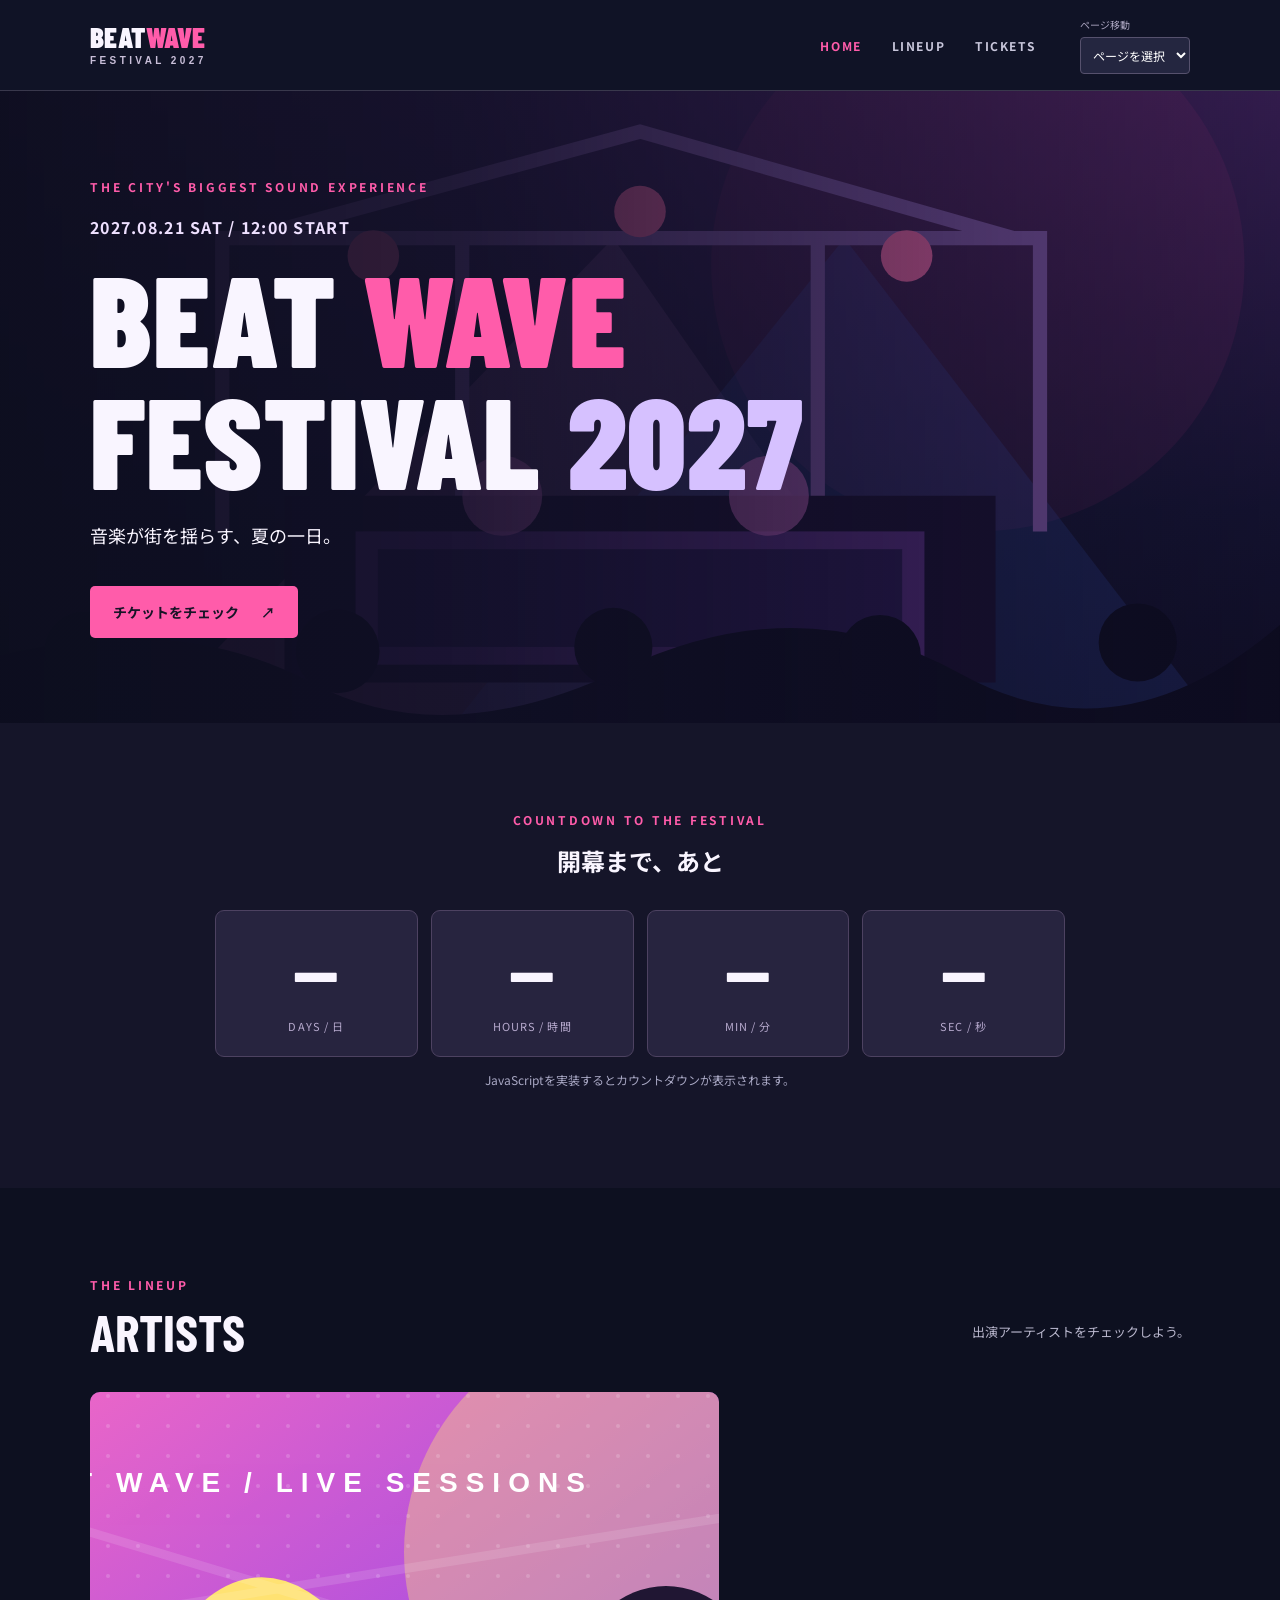
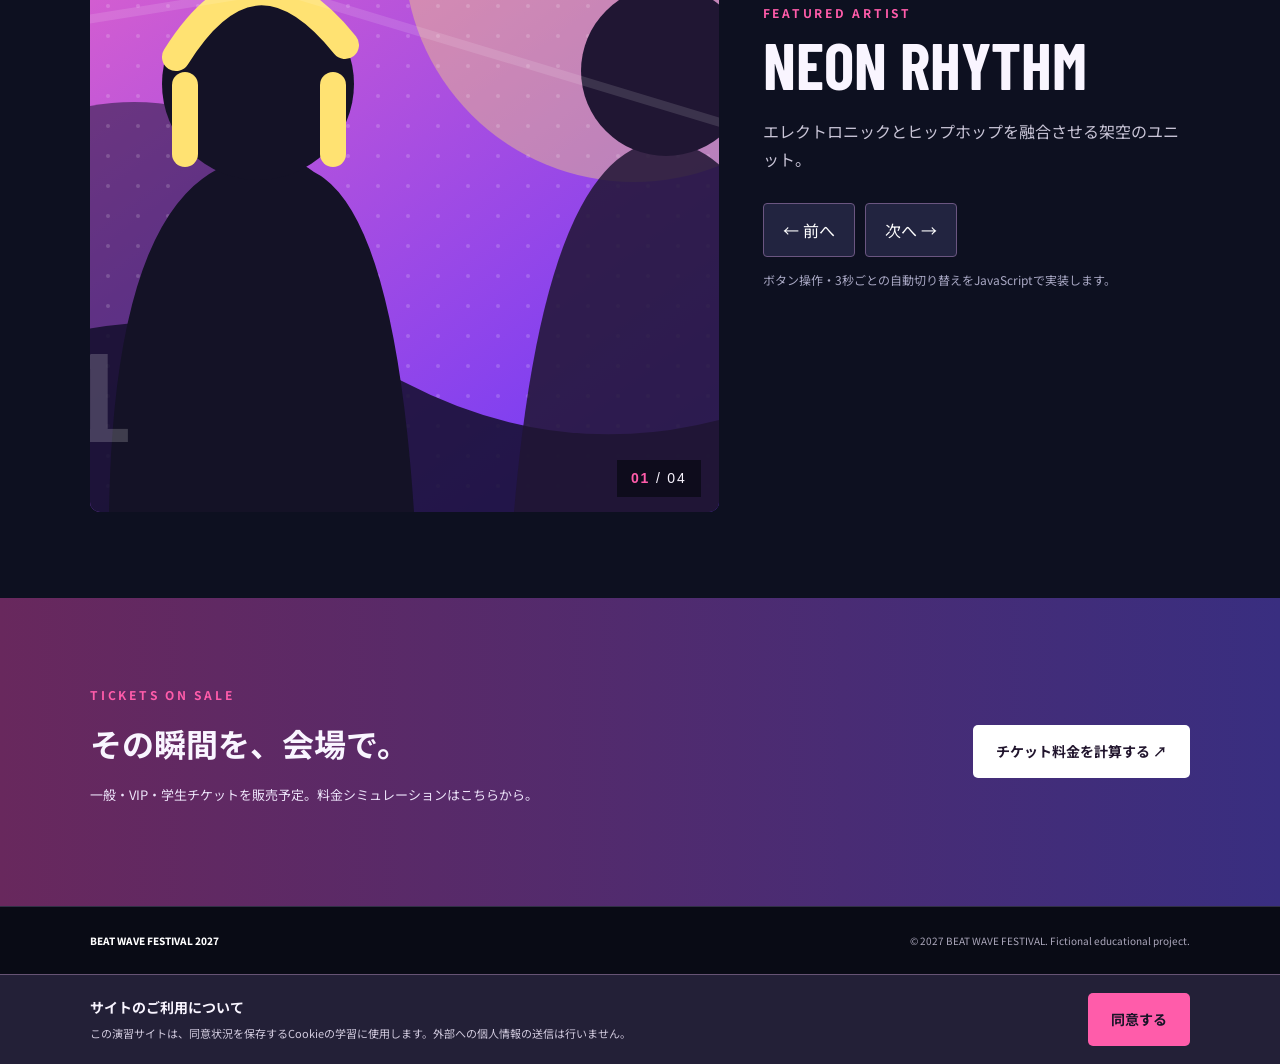
<file: index.html>
<!doctype html>
<html lang="ja">
<head>
  <meta charset="UTF-8">
  <meta name="viewport" content="width=device-width, initial-scale=1.0">
  <title>BEAT WAVE FESTIVAL 2027 | TOP</title>
  <link rel="stylesheet" href="css/style.css">
  <script src="js/main.js" defer></script>
</head>
<body>
  <header class="site-header">
    <div class="header-inner container">
      <a class="brand" href="index.html" aria-label="BEAT WAVE トップ">BEAT<span>WAVE</span><small>FESTIVAL 2027</small></a>
      <nav aria-label="メインナビゲーション"><a class="active" href="index.html">HOME</a><a href="#lineup">LINEUP</a><a href="ticket.html">TICKETS</a></nav>
      <div class="nav-jump"><label for="page-select">ページ移動</label><select id="page-select" aria-label="移動先のページ"><option value="" selected>ページを選択</option><option value="index.html">トップページ</option><option value="ticket.html">チケット料金</option></select></div>
    </div>
  </header>
  <main>
    <section class="hero" aria-labelledby="hero-title">
      <div class="hero-inner container"><p class="eyebrow">THE CITY'S BIGGEST SOUND EXPERIENCE</p><p class="hero-date">2027.08.21 SAT / 12:00 START</p><h1 id="hero-title">BEAT <em>WAVE</em><br>FESTIVAL <span>2027</span></h1><p class="hero-sub">音楽が街を揺らす、夏の一日。</p><a class="btn btn-pink" href="ticket.html">チケットをチェック <span aria-hidden="true">↗</span></a></div>
    </section>
    <section class="countdown-section section" aria-labelledby="countdown-heading"><div class="container narrow center"><p class="eyebrow">COUNTDOWN TO THE FESTIVAL</p><h2 id="countdown-heading">開幕まで、あと</h2><div class="countdown-grid" role="timer" aria-label="開幕までの残り時間"><div class="count-item"><strong id="count-days">--</strong><span>DAYS / 日</span></div><div class="count-item"><strong id="count-hours">--</strong><span>HOURS / 時間</span></div><div class="count-item"><strong id="count-minutes">--</strong><span>MIN / 分</span></div><div class="count-item"><strong id="count-seconds">--</strong><span>SEC / 秒</span></div></div><p id="countdown-status" class="hint">JavaScriptを実装するとカウントダウンが表示されます。</p></div></section>
    <section id="lineup" class="section lineup-section" aria-labelledby="lineup-heading"><div class="container"><div class="section-heading"><div><p class="eyebrow">THE LINEUP</p><h2 id="lineup-heading">ARTISTS</h2></div><p>出演アーティストをチェックしよう。</p></div>
    <div class="artist-layout"><div class="artist-image-frame"><img id="artist-image" src="images/artist1.svg" alt="NEON RHYTHMのアーティストビジュアル" width="960" height="720"><div class="artist-counter"><span id="artist-number">01</span> / 04</div></div><div class="artist-detail"><p class="eyebrow">FEATURED ARTIST</p><h3 id="artist-name">NEON RHYTHM</h3><p id="artist-description">エレクトロニックとヒップホップを融合させる架空のユニット。</p><div class="artist-controls"><button id="artist-prev" class="control-btn" type="button" aria-label="前のアーティストを表示">← 前へ</button><button id="artist-next" class="control-btn" type="button" aria-label="次のアーティストを表示">次へ →</button></div><p class="hint">ボタン操作・3秒ごとの自動切り替えをJavaScriptで実装します。</p></div></div></div></section>
    <section class="section ticket-promo"><div class="container promo-inner"><div><p class="eyebrow">TICKETS ON SALE</p><h2>その瞬間を、会場で。</h2><p>一般・VIP・学生チケットを販売予定。料金シミュレーションはこちらから。</p></div><a class="btn btn-light" href="ticket.html">チケット料金を計算する ↗</a></div></section>
  </main>
  <footer class="footer"><div class="container footer-inner"><span>BEAT WAVE FESTIVAL 2027</span><span>© 2027 BEAT WAVE FESTIVAL. Fictional educational project.</span></div></footer>
  <aside id="cookie-panel" class="cookie-panel" aria-labelledby="cookie-heading"><div><h2 id="cookie-heading">サイトのご利用について</h2><p>この演習サイトは、同意状況を保存するCookieの学習に使用します。外部への個人情報の送信は行いません。</p></div><button type="button" id="cookie-accept" class="btn btn-pink">同意する</button></aside>
</body>
</html>
</file>
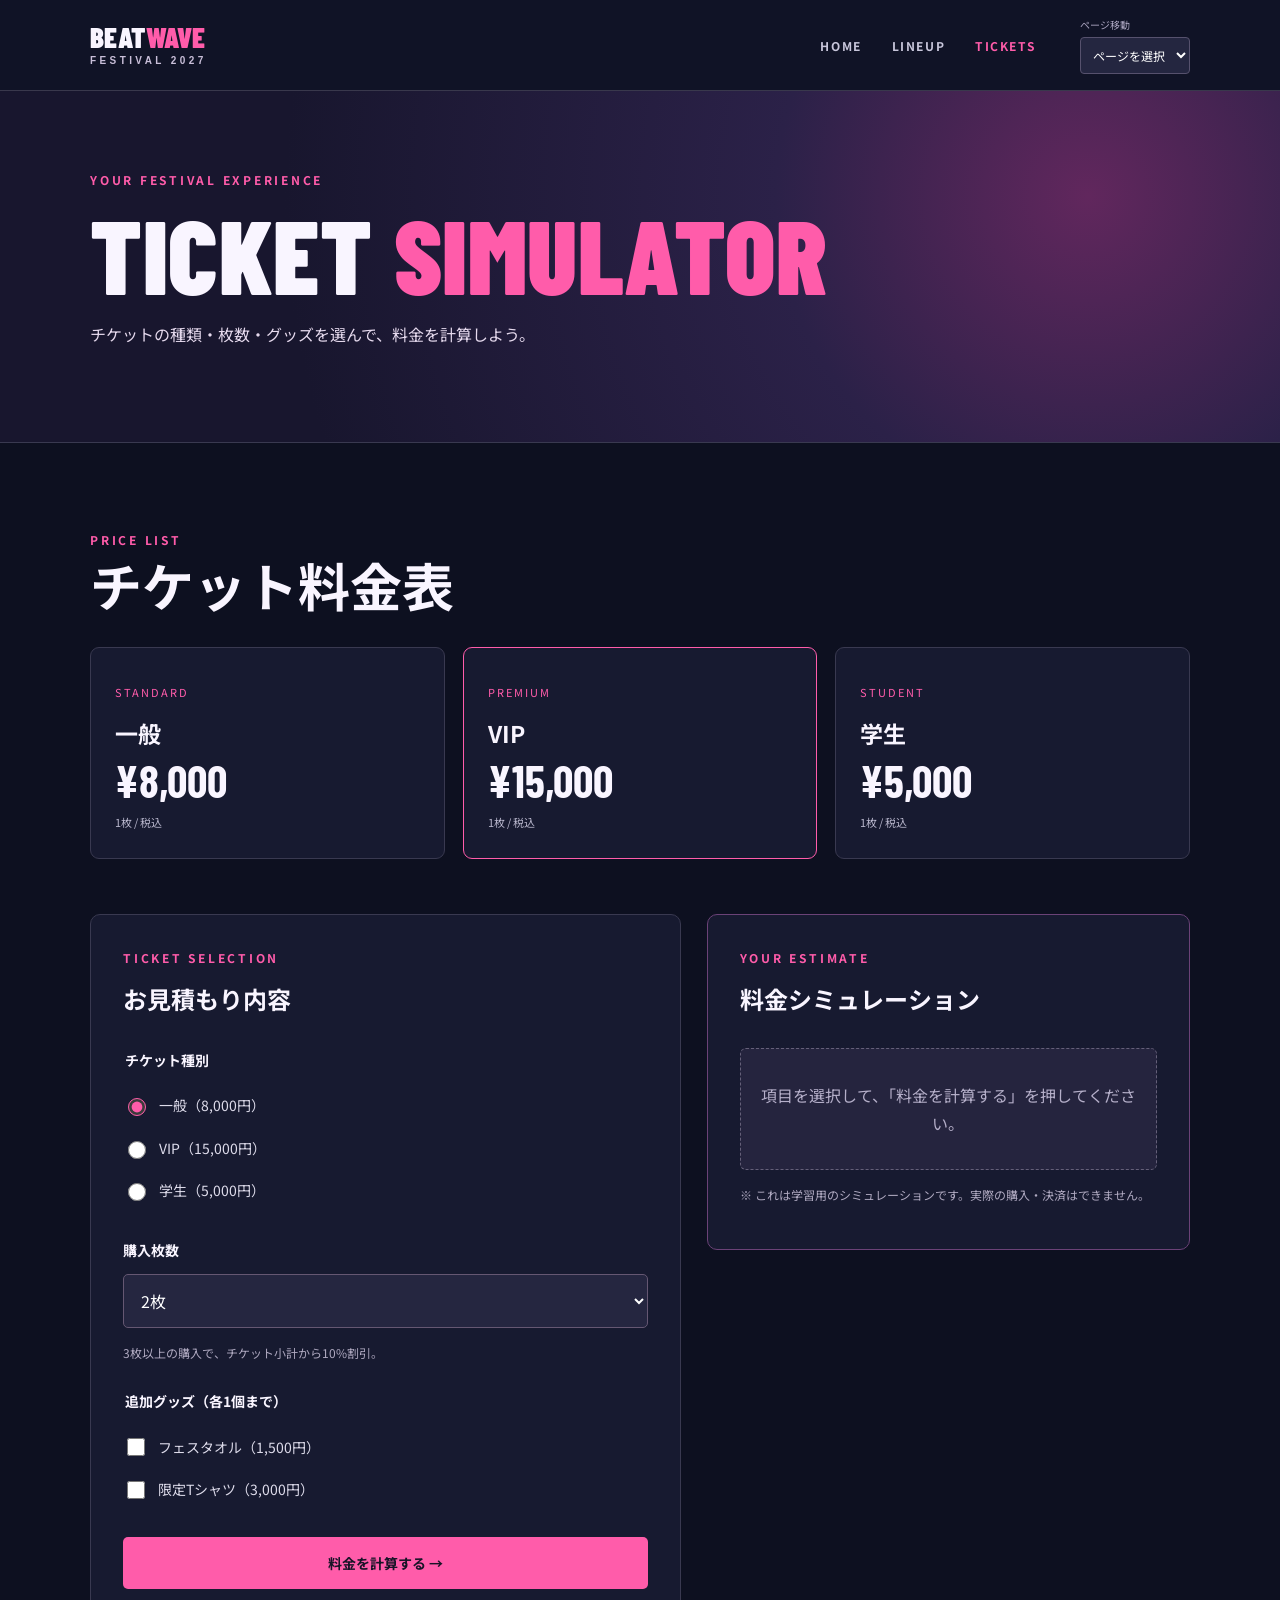
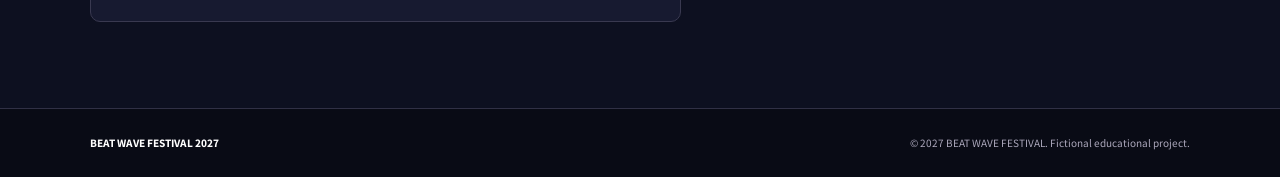
<file: ticket.html>
<!doctype html>
<html lang="ja">
<head>
  <meta charset="UTF-8">
  <meta name="viewport" content="width=device-width, initial-scale=1.0">
  <title>BEAT WAVE FESTIVAL 2027 | TICKETS</title>
  <link rel="stylesheet" href="css/style.css">
  <script src="js/ticket.js" defer></script>
</head>
<body>
  <header class="site-header"><div class="header-inner container"><a class="brand" href="index.html" aria-label="BEAT WAVE トップ">BEAT<span>WAVE</span><small>FESTIVAL 2027</small></a><nav aria-label="メインナビゲーション"><a href="index.html">HOME</a><a href="index.html#lineup">LINEUP</a><a class="active" href="ticket.html">TICKETS</a></nav><div class="nav-jump"><label for="page-select">ページ移動</label><select id="page-select" aria-label="移動先のページ"><option value="" selected>ページを選択</option><option value="index.html">トップページ</option><option value="ticket.html">チケット料金</option></select></div></div></header>
  <main><section class="page-hero"><div class="container"><p class="eyebrow">YOUR FESTIVAL EXPERIENCE</p><h1>TICKET <em>SIMULATOR</em></h1><p>チケットの種類・枚数・グッズを選んで、料金を計算しよう。</p></div></section>
    <section class="section"><div class="container"><div class="section-heading"><div><p class="eyebrow">PRICE LIST</p><h2>チケット料金表</h2></div></div><div class="price-cards"><article class="price-card"><p>STANDARD</p><h3>一般</h3><strong>¥8,000</strong><span>1枚 / 税込</span></article><article class="price-card featured"><p>PREMIUM</p><h3>VIP</h3><strong>¥15,000</strong><span>1枚 / 税込</span></article><article class="price-card"><p>STUDENT</p><h3>学生</h3><strong>¥5,000</strong><span>1枚 / 税込</span></article></div>
    <div class="ticket-layout"><section class="form-panel" aria-labelledby="form-title"><p class="eyebrow">TICKET SELECTION</p><h2 id="form-title">お見積もり内容</h2><form id="ticket-form" action="#"><fieldset class="field"><legend>チケット種別</legend><label class="option-radio"><input type="radio" name="ticket-type" value="general" data-price="8000" checked> 一般（8,000円）</label><label class="option-radio"><input type="radio" name="ticket-type" value="vip" data-price="15000"> VIP（15,000円）</label><label class="option-radio"><input type="radio" name="ticket-type" value="student" data-price="5000"> 学生（5,000円）</label></fieldset><div class="field"><label for="ticket-count" class="field-title">購入枚数</label><select id="ticket-count" name="ticket-count"><option value="1">1枚</option><option value="2" selected>2枚</option><option value="3">3枚</option><option value="4">4枚</option><option value="5">5枚</option><option value="6">6枚</option></select><p class="form-note">3枚以上の購入で、チケット小計から10%割引。</p></div><fieldset class="field"><legend>追加グッズ（各1個まで）</legend><label class="option-check"><input type="checkbox" name="goods" value="towel" data-price="1500"> フェスタオル（1,500円）</label><label class="option-check"><input type="checkbox" name="goods" value="shirt" data-price="3000"> 限定Tシャツ（3,000円）</label></fieldset><button class="btn btn-pink calculate-btn" id="calculate-button" type="button">料金を計算する →</button></form></section>
    <aside class="result-panel" aria-labelledby="result-title"><p class="eyebrow">YOUR ESTIMATE</p><h2 id="result-title">料金シミュレーション</h2><div id="result-placeholder" class="result-placeholder">項目を選択して、「料金を計算する」を押してください。</div><div id="result-details" hidden><dl><div><dt>チケット料金</dt><dd><span id="result-subtotal">0</span> 円</dd></div><div><dt>まとめ買い割引</dt><dd>−<span id="result-discount">0</span> 円</dd></div><div><dt>グッズ料金</dt><dd><span id="result-goods">0</span> 円</dd></div></dl><div class="result-total"><span>お支払い合計（税込）</span><strong><span id="result-total">0</span> 円</strong></div></div><p class="form-note">※ これは学習用のシミュレーションです。実際の購入・決済はできません。</p></aside></div></div></section>
  </main><footer class="footer"><div class="container footer-inner"><span>BEAT WAVE FESTIVAL 2027</span><span>© 2027 BEAT WAVE FESTIVAL. Fictional educational project.</span></div></footer>
</body></html>
</file>
<file: css/style.css>
@import url('https://fonts.googleapis.com/css2?family=Barlow+Condensed:wght@600;700;800;900&family=Noto+Sans+JP:wght@400;500;600;700&display=swap');
:root{--bg:#0d1020;--panel:#171a30;--panel2:#222440;--pink:#ff5caa;--purple:#a885ff;--text:#f9f5ff;--muted:#b9b7cd;--border:#393950}*{box-sizing:border-box}html{scroll-behavior:smooth}body{margin:0;background:var(--bg);color:var(--text);font-family:'Noto Sans JP',Arial,sans-serif;line-height:1.75}button,select,input{font:inherit}button{cursor:pointer}a{color:inherit;text-decoration:none}img{max-width:100%;display:block}[hidden]{display:none!important}.container{width:min(1100px,calc(100% - 48px));margin:auto}.narrow{max-width:850px}.center{text-align:center}.section{padding:86px 0}.eyebrow{letter-spacing:.23em;color:var(--pink);font-size:12px;font-weight:700;margin:0 0 10px}.hint{font-size:12px;color:#a9a8c4}.site-header{background:#101326;border-bottom:1px solid #39384c;position:relative;z-index:3}.header-inner{min-height:90px;display:flex;align-items:center;gap:44px}.brand{font-family:'Barlow Condensed',Impact,sans-serif;font-size:29px;font-weight:900;line-height:.8;letter-spacing:.015em;white-space:nowrap}.brand span{color:var(--pink)}.brand small{font-family:Arial,sans-serif;display:block;font-size:10px;letter-spacing:.34em;margin-top:9px;color:#c9bfd9}.site-header nav{display:flex;gap:30px;margin-left:auto}.site-header nav a{font-size:12px;font-weight:700;letter-spacing:.13em;color:#c8c6db}.site-header nav a:hover,.site-header nav a.active{color:var(--pink)}.nav-jump{display:flex;flex-direction:column;gap:3px}.nav-jump label{font-size:10px;color:#aaa4bf}.nav-jump select{max-width:170px;border:1px solid #56516d;background:#242640;color:white;padding:8px;border-radius:4px;font-size:12px}.hero{background:linear-gradient(90deg,rgba(13,14,31,.96) 0%,rgba(16,15,37,.86) 36%,rgba(24,14,47,.33) 100%),url('../images/stage.svg') center/cover;min-height:630px;display:flex;align-items:center}.hero-inner{padding:85px 0}.hero-date{font-weight:700;letter-spacing:.08em;color:#eee0ff}.hero h1,.page-hero h1{font-family:'Barlow Condensed',Impact,sans-serif;font-weight:900;line-height:.95;letter-spacing:.005em;font-size:clamp(68px,10vw,148px);margin:15px 0}.hero h1 em,.page-hero h1 em{color:var(--pink);font-style:normal}.hero h1 span{color:#d6c1ff}.hero-sub{font-size:18px;margin:20px 0 34px}.btn{border:0;display:inline-flex;align-items:center;justify-content:center;gap:22px;padding:14px 23px;border-radius:5px;font-size:14px;font-weight:700;transition:transform .15s,filter .15s}.btn:hover{transform:translateY(-2px);filter:brightness(1.08)}.btn-pink{background:var(--pink);color:#181427}.btn-light{background:#fff;color:#21152d}.countdown-section{background:#151529}.countdown-section h2{font-size:24px;margin:0 0 28px}.countdown-grid{display:grid;grid-template-columns:repeat(4,1fr);gap:13px}.count-item{background:#27243f;border:1px solid #4d4261;border-radius:9px;padding:18px 10px}.count-item strong{font-family:'Barlow Condensed',Impact,sans-serif;font-size:clamp(44px,6vw,80px);display:block;line-height:1.05}.count-item span{font-size:11px;color:#b7aace;letter-spacing:.1em}.section-heading{display:flex;align-items:end;justify-content:space-between;gap:24px;margin-bottom:35px}.section-heading h2{font-family:'Barlow Condensed','Noto Sans JP',sans-serif;font-size:52px;line-height:1;margin:0}.section-heading>p{color:var(--muted);font-size:13px}.artist-layout{display:grid;grid-template-columns:minmax(0,1.25fr) minmax(0,.85fr);gap:44px;align-items:center}.artist-image-frame{position:relative;overflow:hidden;background:#4a3375;border-radius:10px}.artist-image-frame img{width:100%;aspect-ratio:4/3;object-fit:cover}.artist-counter{position:absolute;right:18px;bottom:15px;background:rgba(10,10,22,.8);padding:6px 14px;font-family:Arial;font-size:14px;letter-spacing:.13em}.artist-counter span{color:var(--pink);font-weight:800}.artist-detail h3{font-family:'Barlow Condensed',Impact,sans-serif;font-size:clamp(38px,5vw,70px);line-height:.95;margin:12px 0 21px}.artist-detail>p:not(.eyebrow):not(.hint){color:#c9c5d7}.artist-controls{display:flex;gap:10px;margin-top:30px}.control-btn{background:var(--panel2);color:#fff;border:1px solid #6b5681;border-radius:4px;padding:12px 19px}.control-btn:hover{background:#4b355f}.ticket-promo{background:linear-gradient(90deg,#68285d,#392e80)}.promo-inner{display:flex;justify-content:space-between;gap:30px;align-items:center}.promo-inner h2{font-size:32px;margin:5px 0}.promo-inner p:not(.eyebrow){font-size:13px;color:#eee5fb}.footer{background:#090b15;border-top:1px solid #303045;padding:25px 0}.footer-inner{display:flex;justify-content:space-between;gap:20px;align-items:center;font-size:10px;color:#aca8bc}.footer-inner span:first-child{font-weight:800;color:white}.page-hero{padding:78px 0;background:radial-gradient(circle at 85% 30%,#61275d 0%,#2b2148 28%,#18162e 72%);border-bottom:1px solid var(--border)}.page-hero h1{font-size:clamp(52px,9vw,104px)}.page-hero p:last-child{color:#e6daee}.price-cards{display:grid;grid-template-columns:repeat(3,1fr);gap:18px;margin-bottom:55px}.price-card{background:var(--panel);border:1px solid var(--border);border-radius:9px;padding:24px}.price-card.featured{border-color:var(--pink)}.price-card>p{font-size:11px;color:var(--pink);letter-spacing:.18em}.price-card h3{font-size:23px;margin:3px 0}.price-card strong{font-family:'Barlow Condensed',Impact,sans-serif;font-size:45px;line-height:1.1;display:block}.price-card>span{font-size:11px;color:var(--muted)}.ticket-layout{display:grid;grid-template-columns:minmax(0,1.1fr) minmax(0,.9fr);gap:26px;align-items:start}.form-panel,.result-panel{background:var(--panel);border:1px solid var(--border);padding:32px;border-radius:10px}.form-panel h2,.result-panel h2{margin:3px 0 28px;font-size:24px}.field{border:0;padding:0;margin:0 0 26px;min-width:0}.field legend,.field-title{display:block;font-weight:700;font-size:14px;margin-bottom:12px}.option-radio,.option-check{display:flex;align-items:center;gap:10px;padding:9px 0;color:#dedceb;font-size:14px;cursor:pointer}.option-radio input,.option-check input{accent-color:var(--pink);width:18px;height:18px}.field select{background:#252640;border:1px solid #655772;color:#fff;width:100%;padding:13px;border-radius:5px}.form-note{font-size:12px;color:#afa9c0;margin-top:14px}.calculate-btn{width:100%}.result-panel{position:sticky;top:18px;border-color:#6b4277}.result-placeholder{padding:32px 12px;text-align:center;color:#b5afc9;border:1px dashed #656079;background:#25243e;border-radius:6px}.result-panel dl{margin:4px 0 0}.result-panel dl div{display:flex;justify-content:space-between;gap:12px;padding:17px 0;border-bottom:1px solid #444159;font-size:14px}.result-panel dt{color:#c1bed2}.result-panel dd{margin:0;text-align:right}.result-total{padding:22px 0;display:flex;flex-direction:column;gap:4px}.result-total>span{font-size:12px;color:#b6accb}.result-total strong{font-family:'Barlow Condensed','Noto Sans JP',sans-serif;font-size:38px;color:var(--pink)}.cookie-panel{display:flex;align-items:center;justify-content:space-between;gap:20px;padding:18px max(24px,calc((100% - 1100px)/2));background:#232037;border-top:1px solid #665474}.cookie-panel h2{font-size:14px;margin:0 0 4px}.cookie-panel p{font-size:11px;margin:0;color:#d1cade}.cookie-panel .btn{flex-shrink:0}.cookie-panel[hidden]{display:none!important}@media(max-width:850px){.header-inner{gap:16px;flex-wrap:wrap;padding:18px 0}.site-header nav{order:3;width:100%;justify-content:space-between;margin:8px 0 0}.nav-jump{margin-left:auto}.hero{min-height:550px}.artist-layout,.ticket-layout{grid-template-columns:1fr}.result-panel{position:static}.promo-inner{flex-direction:column;align-items:start}.footer-inner{flex-direction:column;align-items:start}.cookie-panel{flex-direction:column;align-items:stretch}.cookie-panel .btn{align-self:flex-start}}@media(max-width:550px){.container{width:min(100% - 32px,1100px)}.section{padding:60px 0}.hero{min-height:480px}.hero h1{font-size:64px}.countdown-grid{gap:6px}.count-item{padding:13px 3px}.count-item strong{font-size:42px}.count-item span{font-size:9px}.section-heading{display:block}.section-heading h2{font-size:44px}.price-cards{grid-template-columns:1fr;gap:10px}.price-card{padding:15px 20px}.price-card strong{font-size:32px}.form-panel,.result-panel{padding:24px}.site-header nav{gap:12px}.site-header nav a{font-size:11px}}
</file>
